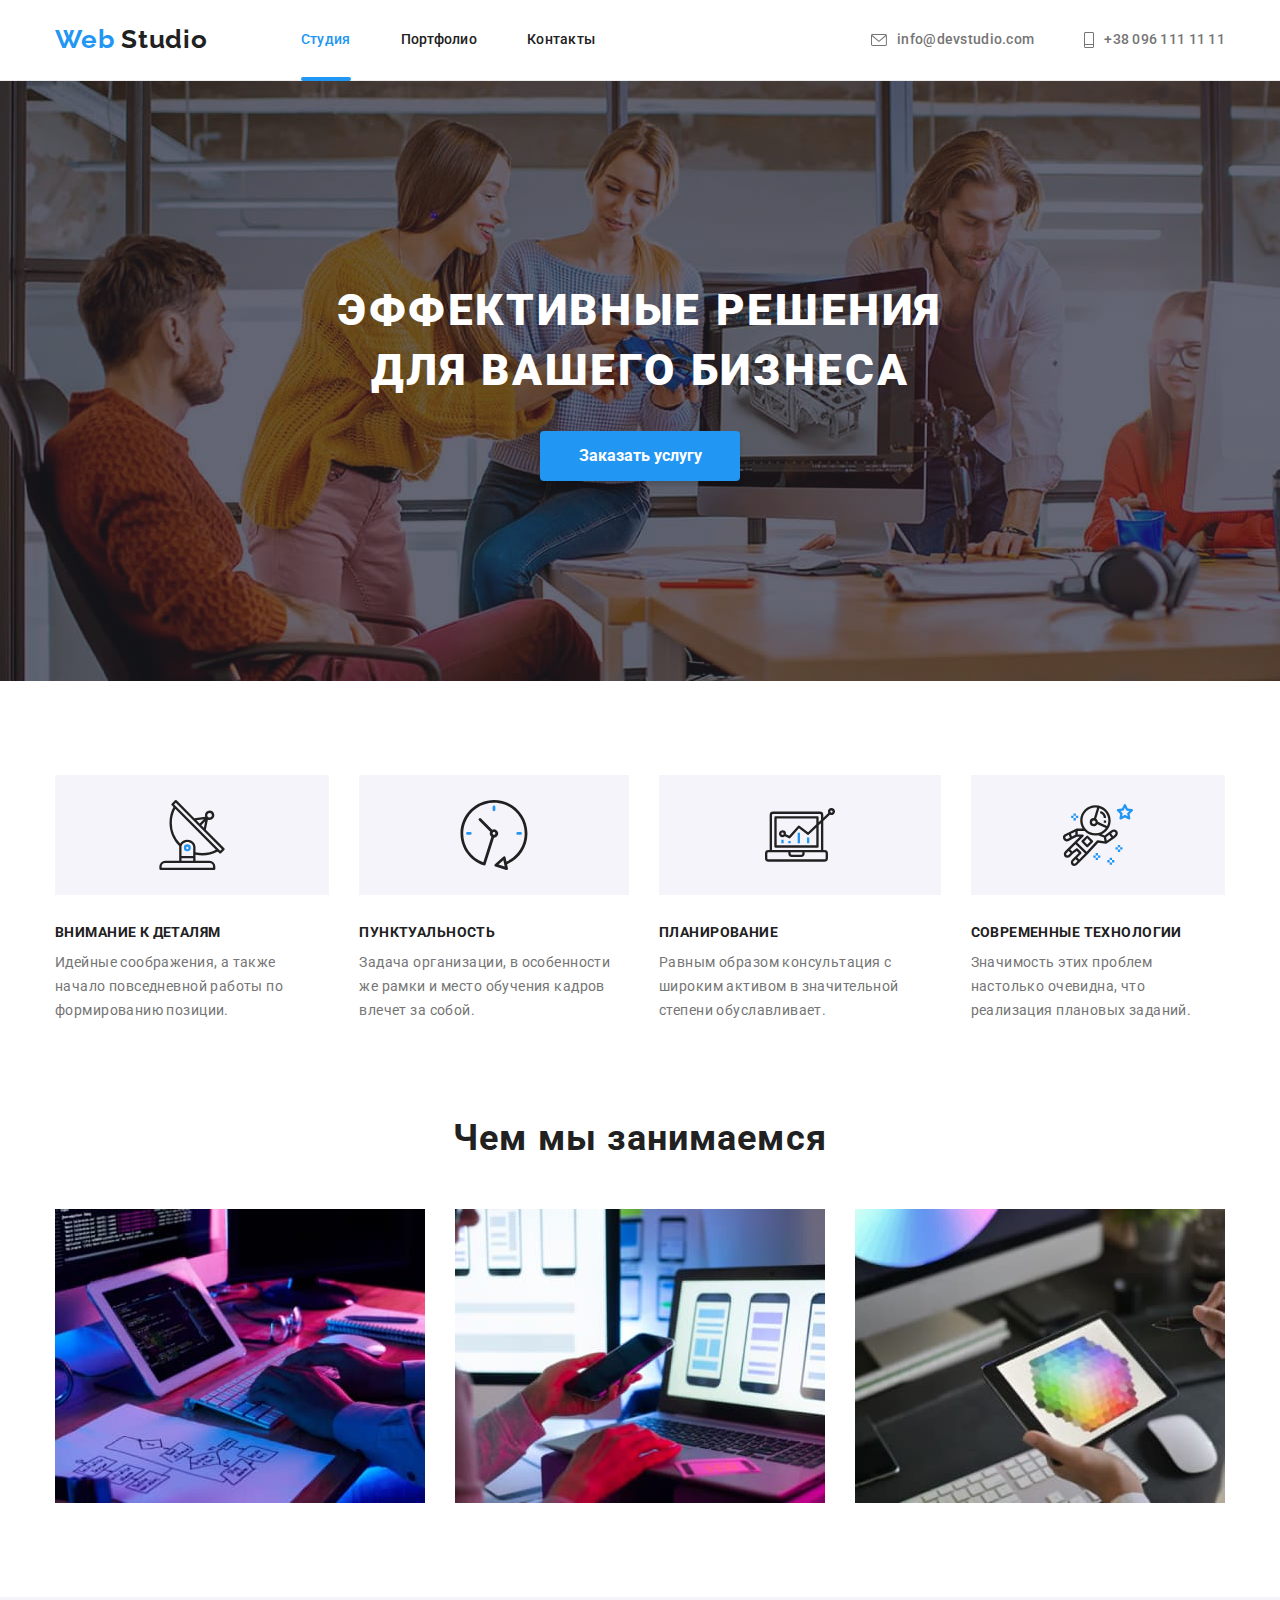
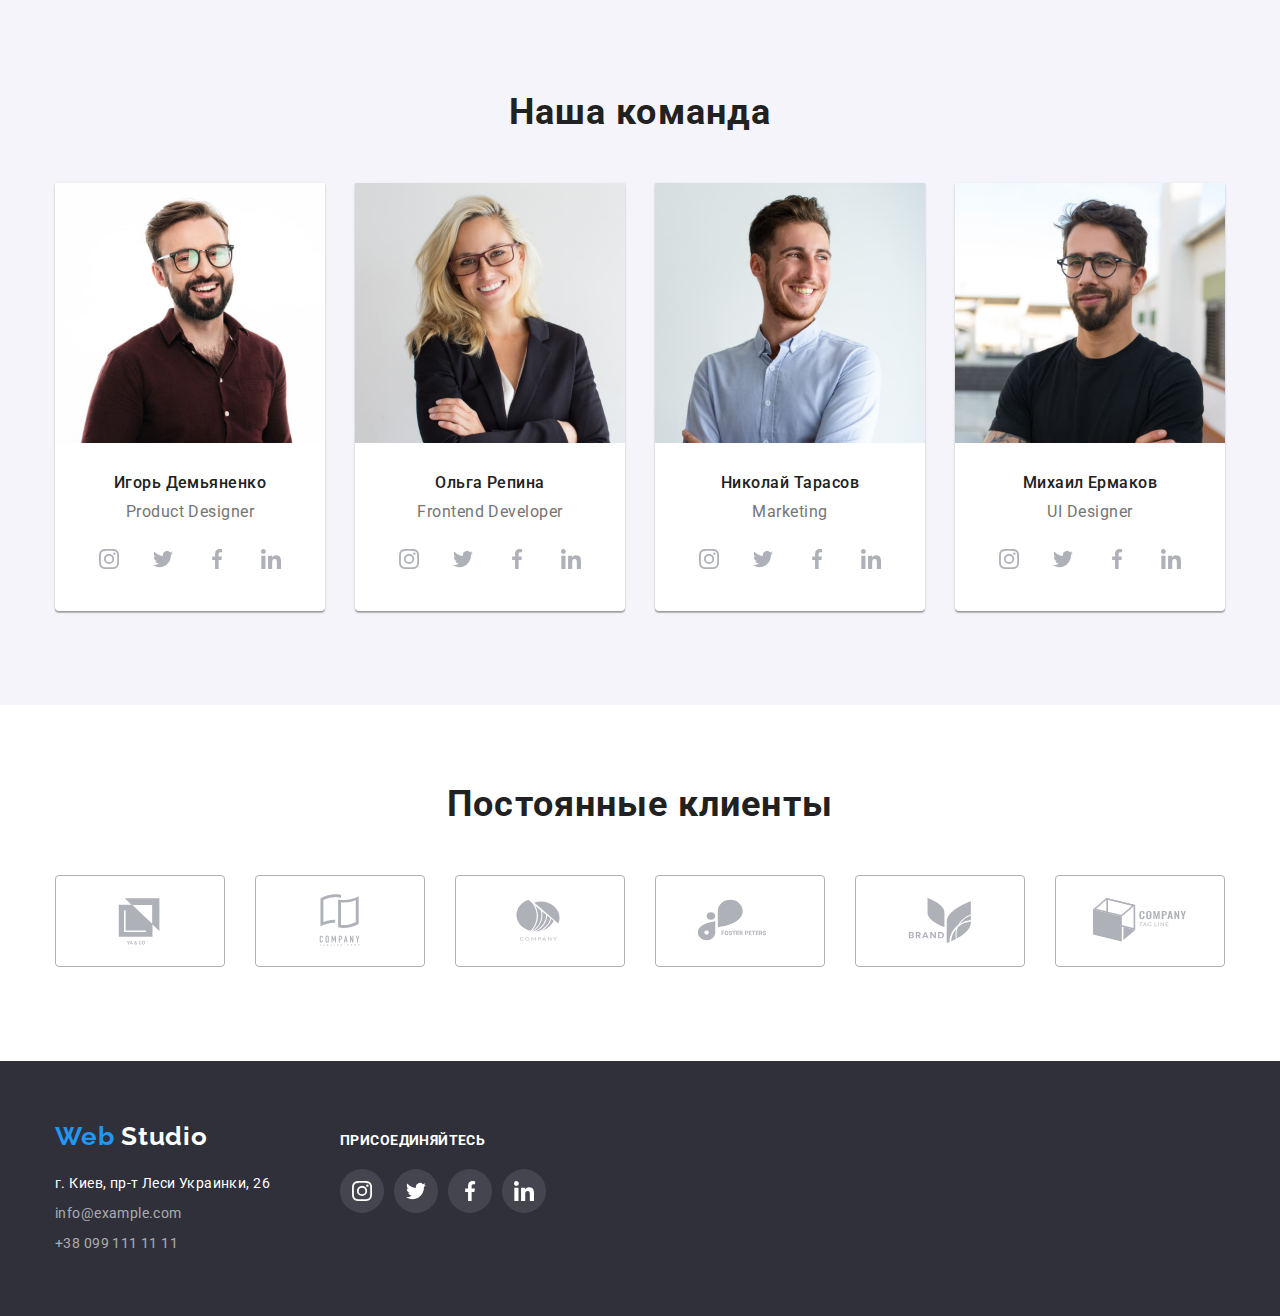
<file: index.html>
<!DOCTYPE html>
<html lang="ru">
  <head>
    <meta charset="UTF-8" />
    <meta http-equiv="X-UA-Compatible" content="IE=edge" />
    <meta name="viewport" content="width=device-width, initial-scale=1.0" />
    <title>Document</title>
    <link
      href="https://fonts.googleapis.com/css2?family=Raleway:wght@700&family=Roboto:wght@400;500;700;900&display=swap"
      rel="stylesheet"
    />
    <link
      rel="stylesheet"
      href="https://cdnjs.cloudflare.com/ajax/libs/modern-normalize/1.1.0/modern-normalize.min.css"
      integrity="sha512-wpPYUAdjBVSE4KJnH1VR1HeZfpl1ub8YT/NKx4PuQ5NmX2tKuGu6U/JRp5y+Y8XG2tV+wKQpNHVUX03MfMFn9Q=="
      crossorigin="anonymous"
      referrerpolicy="no-referrer"
    />
    <link rel="stylesheet" href="./css/styles.css" />
  </head>
  <body>
    <!-- ======Шапка страницы====== -->
    <header class="header">
      <div class="container">
        <nav class="header-nav">
          <a class="logo link" href="./index.html"
            ><span class="accent">Web</span>&nbsp;Studio</a
          >
          <ul class="site-nav font-nav list">
            <li class="item">
              <a class="link-action link" href="./index.html">Студия</a>
            </li>
            <li class="item">
              <a class="link" href="./portfolio.html">Портфолио</a>
            </li>
            <li class="item"><a class="link" href="">Контакты</a></li>
          </ul>
        </nav>

        <ul class="contact-list font-nav list">
          <li class="contact-item">
            <a class="contact-link link" href="mailto:info@devstudio.com">
              <svg class="contact-icon" width="16" height="12">
                <use href="./images/icons.svg#icon-envelope"></use>
              </svg>
              info@devstudio.com</a
            >
          </li>
          <li class="contact-item">
            <a class="contact-link link" href="tel:+380961111111">
              <svg class="contact-icon" width="10" height="16">
                <use href="./images/icons.svg#icon-mobile-phone"></use>
              </svg>
              +38 096 111 11 11</a
            >
          </li>
        </ul>
      </div>
    </header>
    <!-- =====Уникальный контент страницы===== -->
    <main>
      <!--Наш герой-->
      <section class="hero">
        <div class="hero-container container">
          <h1 class="hero-title">
            Эффективные решения<br />
            для вашего бизнеса
          </h1>
          <button class="hero-button button" type="button">
            Заказать услугу
          </button>
        </div>
      </section>
      <!--Преимущества компании-->
      <section class="advant section">
        <div class="container">
          <ul class="list">
            <li class="item">
              <div class="advant-iconbox">
                <svg width="70" height="70">
                  <use href="./images/icons.svg#icon-antenna"></use>
                </svg>
              </div>
              <h3 class="advant-title">Внимание к деталям</h3>
              <p class="advant-text">
                Идейные соображения, а также начало повседневной работы по
                формированию позиции.
              </p>
            </li>

            <li class="item">
              <div class="advant-iconbox">
                <svg width="70" height="70">
                  <use href="./images/icons.svg#icon-clock"></use>
                </svg>
              </div>
              <h3 class="advant-title">Пунктуальность</h3>
              <p class="advant-text">
                Задача организации, в особенности же рамки и место обучения
                кадров влечет за собой.
              </p>
            </li>

            <li class="item">
              <div class="advant-iconbox">
                <svg width="70" height="70">
                  <use href="./images/icons.svg#icon-diagram"></use>
                </svg>
              </div>
              <h3 class="advant-title">Планирование</h3>
              <p class="advant-text">
                Равным образом консультация с широким активом в значительной
                степени обуславливает.
              </p>
            </li>

            <li class="item">
              <div class="advant-iconbox">
                <svg width="70" height="70">
                  <use href="./images/icons.svg#icon-astronaut"></use>
                </svg>
              </div>
              <h3 class="advant-title">Современные технологии</h3>
              <p class="advant-text">
                Значимость этих проблем настолько очевидна, что реализация
                плановых заданий.
              </p>
            </li>
          </ul>
        </div>
      </section>
      <!--Чем мы занимаемся-->
      <section class="directions section">
        <div class="container">
          <h2 class="directions-title">Чем мы занимаемся</h2>
          <ul class="list">
            <li class="item">
              <a class="link" href="">
                <img
                  class="item-img"
                  src="./images/laptop.jpg"
                  alt="laptop"
                  width="370"
                  height="294"
                />
              </a>
            </li>

            <li class="item">
              <a class="link" href="">
                <img
                  class="item-img"
                  src="./images/phone.jpg"
                  alt="phone"
                  width="370"
                  height="294"
                />
              </a>
            </li>

            <li class="item">
              <a class="link" href="">
                <img
                  class="item-img"
                  src="./images/tablet.jpg"
                  alt="tablet"
                  width="370"
                  height="294"
                />
              </a>
            </li>
          </ul>
        </div>
      </section>
      <!--Наша команда-->
      <section class="our-team section">
        <div class="container">
          <h2 class="title">Наша команда</h2>
          <ul class="ourteam-list list">
            <li class="ourteam-item item">
              <img
                class="item-img"
                src="./images/member1.jpg"
                alt="member1"
                width="270"
                height="260"
              />
              <h3 class="name">Игорь Демьяненко</h3>
              <p class="profession">Product Designer</p>
              <!-- Ссылки на социальные сети -->
              <ul class="ourteam-links list">
                <li class="sociallink item">
                  <a href="" class="link">
                    <svg width="20" height="20">
                      <use href="./images/icons.svg#icon-instagram"></use>
                    </svg>
                  </a>
                </li>
                <li class="sociallink item">
                  <a href="" class="link">
                    <svg width="20" height="20">
                      <use href="./images/icons.svg#icon-twitter"></use>
                    </svg>
                  </a>
                </li>
                <li class="sociallink item">
                  <a href="" class="link">
                    <svg width="20" height="20">
                      <use href="./images/icons.svg#icon-facebook"></use>
                    </svg>
                  </a>
                </li>
                <li class="sociallink item">
                  <a href="" class="link">
                    <svg width="20" height="20">
                      <use href="./images/icons.svg#icon-linkedin"></use>
                    </svg>
                  </a>
                </li>
              </ul>
            </li>

            <li class="ourteam-item item">
              <img
                class="item-img"
                src="./images/member2.jpg"
                alt="member2"
                width="270"
                height="260"
              />
              <h3 class="name">Ольга Репина</h3>
              <p class="profession">Frontend Developer</p>
              <!-- Ссылки на социальные сети -->
              <ul class="ourteam-links list">
                <li class="sociallink item">
                  <a href="" class="link">
                    <svg width="20" height="20">
                      <use href="./images/icons.svg#icon-instagram"></use>
                    </svg>
                  </a>
                </li>
                <li class="sociallink item">
                  <a href="" class="link">
                    <svg width="20" height="20">
                      <use href="./images/icons.svg#icon-twitter"></use>
                    </svg>
                  </a>
                </li>
                <li class="sociallink item">
                  <a href="" class="link">
                    <svg width="20" height="20">
                      <use href="./images/icons.svg#icon-facebook"></use>
                    </svg>
                  </a>
                </li>
                <li class="sociallink item">
                  <a href="" class="link">
                    <svg width="20" height="20">
                      <use href="./images/icons.svg#icon-linkedin"></use>
                    </svg>
                  </a>
                </li>
              </ul>
            </li>

            <li class="ourteam-item item">
              <img
                class="item-img"
                src="./images/member3.jpg"
                alt="member3"
                width="270"
                height="260"
              />
              <h3 class="name">Николай Тарасов</h3>
              <p class="profession">Marketing</p>
              <!-- Ссылки на социальные сети -->
              <ul class="ourteam-links list">
                <li class="sociallink item">
                  <a href="" class="link">
                    <svg width="20" height="20">
                      <use href="./images/icons.svg#icon-instagram"></use>
                    </svg>
                  </a>
                </li>
                <li class="sociallink item">
                  <a href="" class="link">
                    <svg width="20" height="20">
                      <use href="./images/icons.svg#icon-twitter"></use>
                    </svg>
                  </a>
                </li>
                <li class="sociallink item">
                  <a href="" class="link">
                    <svg width="20" height="20">
                      <use href="./images/icons.svg#icon-facebook"></use>
                    </svg>
                  </a>
                </li>
                <li class="sociallink item">
                  <a href="" class="link">
                    <svg width="20" height="20">
                      <use href="./images/icons.svg#icon-linkedin"></use>
                    </svg>
                  </a>
                </li>
              </ul>
            </li>

            <li class="ourteam-item item">
              <img
                class="item-img"
                src="./images/member4.jpg"
                alt="member4"
                width="270"
                height="260"
              />
              <h3 class="name">Михаил Ермаков</h3>
              <p class="profession">UI Designer</p>
              <!-- Ссылки на социальные сети -->
              <ul class="ourteam-links list">
                <li class="sociallink item">
                  <a href="" class="link">
                    <svg width="20" height="20">
                      <use href="./images/icons.svg#icon-instagram"></use>
                    </svg>
                  </a>
                </li>
                <li class="sociallink item">
                  <a href="" class="link">
                    <svg width="20" height="20">
                      <use href="./images/icons.svg#icon-twitter"></use>
                    </svg>
                  </a>
                </li>
                <li class="sociallink item">
                  <a href="" class="link">
                    <svg width="20" height="20">
                      <use href="./images/icons.svg#icon-facebook"></use>
                    </svg>
                  </a>
                </li>
                <li class="sociallink item">
                  <a href="" class="link">
                    <svg width="20" height="20">
                      <use href="./images/icons.svg#icon-linkedin"></use>
                    </svg>
                  </a>
                </li>
              </ul>
            </li>
          </ul>
        </div>
      </section>
      <!--Постоянные клиенты-->
      <section class="reg-custom section">
        <div class="container">
          <h2 class="regcustom-title">Постоянные клиенты</h2>
          <ul class="regcustom-list list">
            <li class="regcustom-item">
              <a href="" class="regcustom-link">
                <svg width="106" height="60">
                  <use href="./images/icons.svg#icon-logo-yaco"></use>
                </svg>
              </a>
            </li>
            <li class="regcustom-item">
              <a href="" class="regcustom-link">
                <svg width="106" height="60">
                  <use href="./images/icons.svg#icon-logo-company1"></use>
                </svg>
              </a>
            </li>
            <li class="regcustom-item">
              <a href="" class="regcustom-link">
                <svg width="106" height="60">
                  <use href="./images/icons.svg#icon-logo-company2"></use>
                </svg>
              </a>
            </li>
            <li class="regcustom-item">
              <a href="" class="regcustom-link">
                <svg width="106" height="60">
                  <use href="./images/icons.svg#icon-logo-foster-peters"></use>
                </svg>
              </a>
            </li>
            <li class="regcustom-item">
              <a href="" class="regcustom-link">
                <svg width="106" height="60">
                  <use href="./images/icons.svg#icon-logo-brand"></use>
                </svg>
              </a>
            </li>
            <li class="regcustom-item">
              <a href="" class="regcustom-link">
                <svg width="106" height="60">
                  <use href="./images/icons.svg#icon-logo-company3"></use>
                </svg>
              </a>
            </li>
          </ul>
        </div>
      </section>
    </main>
    <!-- =======Подвал страницы======= -->
    <footer class="footer">
      <div class="container">
        <div class="address-box">
          <a class="logo link" href="./index.html"
            ><span class="accent">Web</span>&nbsp;Studio</a
          >
          <address class="city-street">г. Киев, пр-т Леси Украинки, 26</address>
          <address class="footer-contacts">
            <a class="footer-mail link" href="mailto:info@example.com"
              >info@example.com</a
            ><br />
            <a class="footer-tel link" href="tel:+380991111111"
              >+38 099 111 11 11</a
            >
          </address>
        </div>
        <div class="joinus">
          <h2 class="joinus-title" title="join-us">присоединяйтесь</h2>
          <ul class="list">
            <li class="item">
              <a class="link-instagram link" href="" aria-label="instagram">
                <svg class="icon-instagram" width="20" height="20">
                  <use href="./images/icons.svg#icon-instagram"></use>
                </svg>
              </a>
            </li>

            <li class="item">
              <a class="link-twitter link" href="" aria-label="twitter">
                <svg class="icon-instagram" width="20" height="20">
                  <use href="./images/icons.svg#icon-twitter"></use>
                </svg>
              </a>
            </li>

            <li class="item">
              <a class="link-facebook link" href="" aria-label="facebook">
                <svg class="icon-instagram" width="20" height="20">
                  <use href="./images/icons.svg#icon-facebook"></use>
                </svg>
              </a>
            </li>

            <li class="item">
              <a class="link-linkedin link" href="" aria-label="linkedin">
                <svg class="icon-instagram" width="20" height="20">
                  <use href="./images/icons.svg#icon-linkedin"></use>
                </svg>
              </a>
            </li>
          </ul>
        </div>
      </div>
    </footer>
  </body>
</html>
</file>
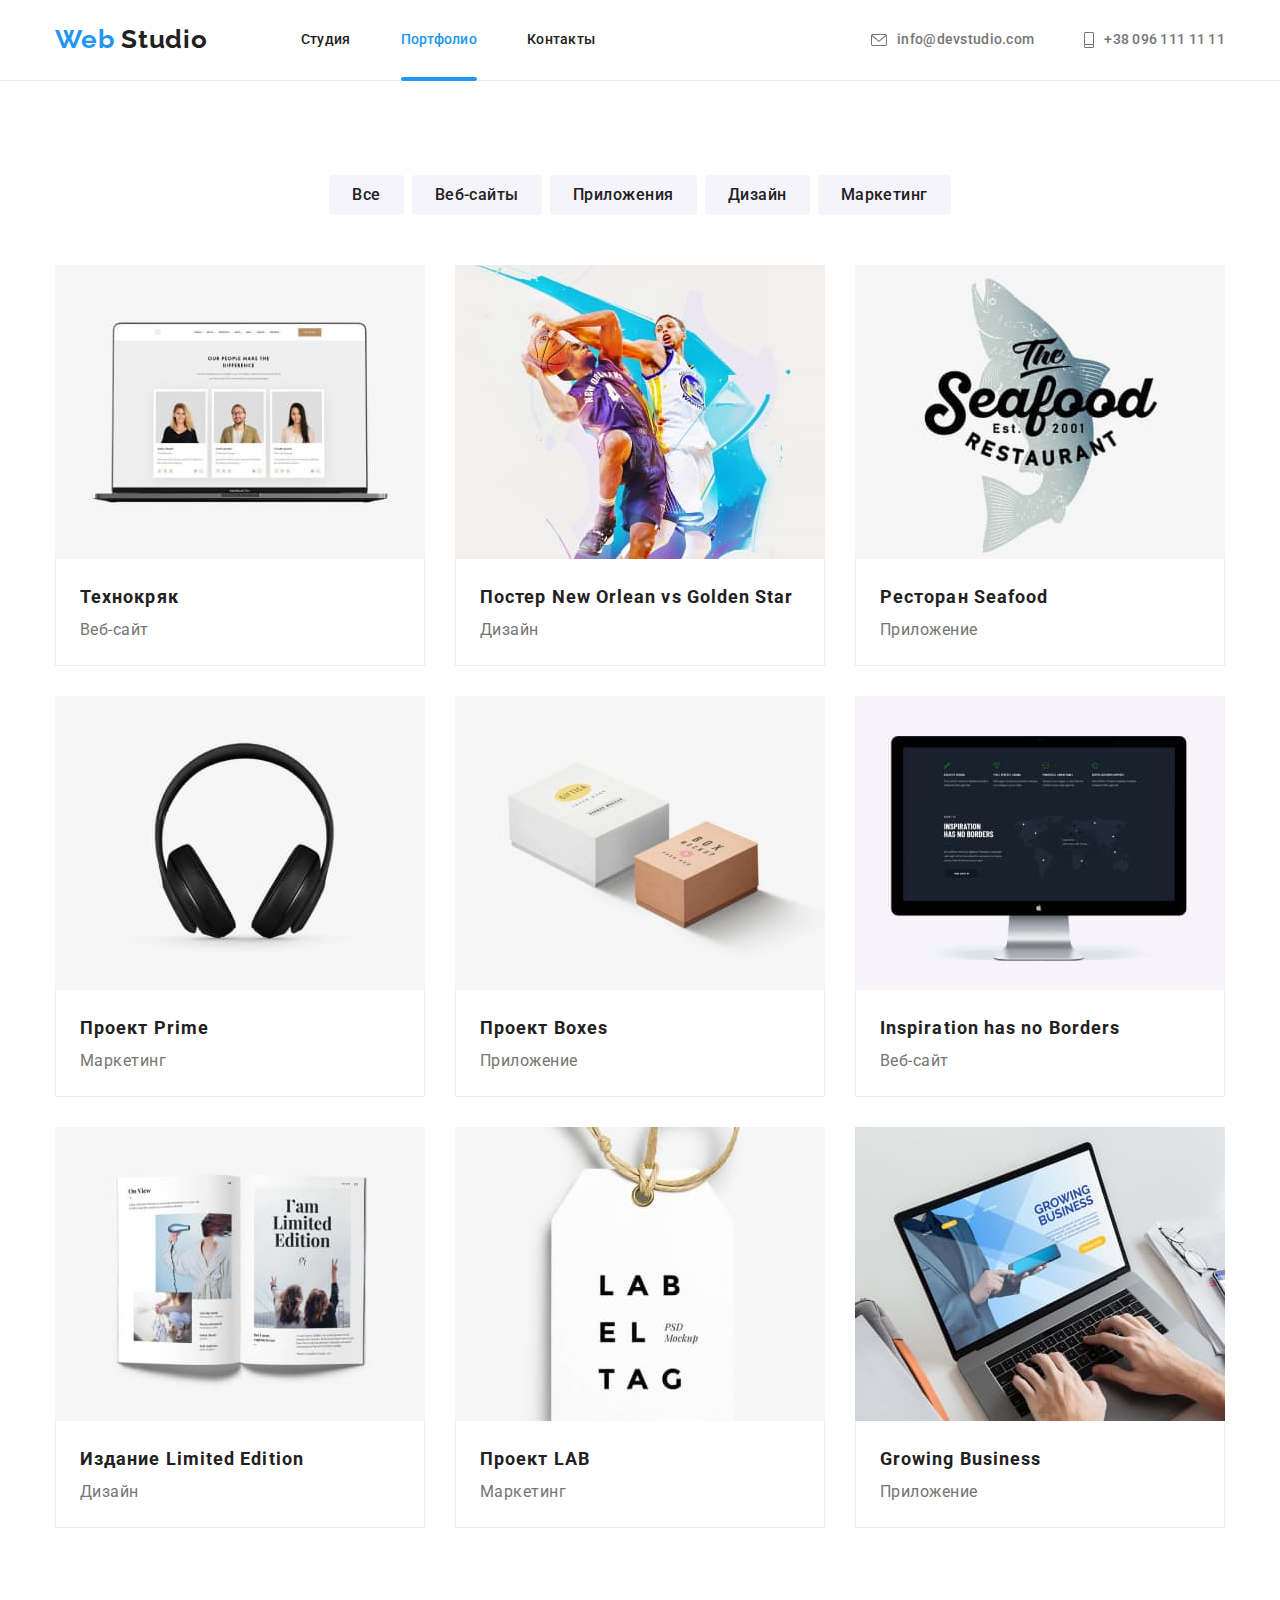
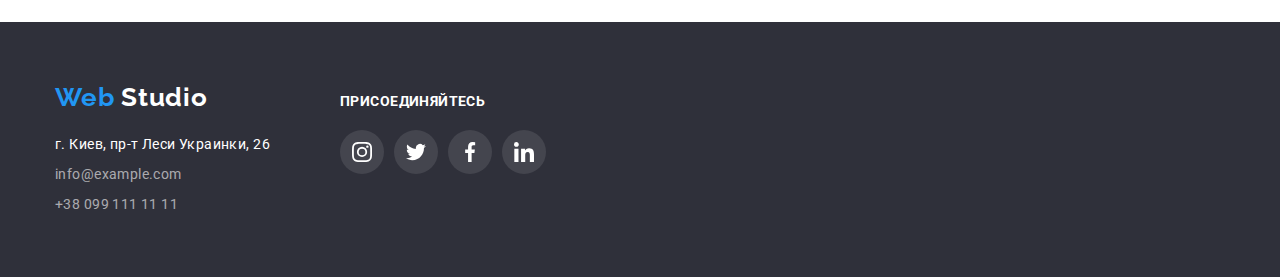
<file: portfolio.html>
<!DOCTYPE html>
<html lang="ru">
  <head>
    <meta charset="UTF-8" />
    <meta http-equiv="X-UA-Compatible" content="IE=edge" />
    <meta name="viewport" content="width=device-width, initial-scale=1.0" />
    <title>Document</title>
    <link
      href="https://fonts.googleapis.com/css2?family=Raleway:wght@700&family=Roboto:wght@400;500;700;900&display=swap"
      rel="stylesheet"
    />
    <link
      rel="stylesheet"
      href="https://cdnjs.cloudflare.com/ajax/libs/modern-normalize/1.1.0/modern-normalize.min.css"
      integrity="sha512-wpPYUAdjBVSE4KJnH1VR1HeZfpl1ub8YT/NKx4PuQ5NmX2tKuGu6U/JRp5y+Y8XG2tV+wKQpNHVUX03MfMFn9Q=="
      crossorigin="anonymous"
      referrerpolicy="no-referrer"
    />
    <link rel="stylesheet" href="./css/styles.css" />
  </head>
  <body>
    <!-- ======Шапка страницы====== -->
    <header class="header">
      <div class="container">
        <nav class="header-nav">
          <a class="logo link" href="./index.html"
            ><span class="accent">Web</span>&nbsp;Studio</a
          >
          <ul class="site-nav font-nav list">
            <li class="item">
              <a class="link" href="./index.html">Студия</a>
            </li>
            <li class="item">
              <a class="link-action link" href="./portfolio.html">Портфолио</a>
            </li>
            <li class="item"><a class="link" href="">Контакты</a></li>
          </ul>
        </nav>

        <ul class="contact-list font-nav list">
          <li class="contact-item">
            <a class="contact-link link" href="mailto:info@devstudio.com">
              <svg class="contact-icon" width="16" height="12">
                <use href="./images/icons.svg#icon-envelope"></use>
              </svg>
              info@devstudio.com</a
            >
          </li>
          <li class="contact-item">
            <a class="contact-link link" href="tel:+380961111111">
              <svg class="contact-icon" width="10" height="16">
                <use href="./images/icons.svg#icon-mobile-phone"></use>
              </svg>
              +38 096 111 11 11</a
            >
          </li>
        </ul>
      </div>
    </header>
    <!-- =====Уникальный контент страницы===== -->
    <main>
      <!--Продукты компании и их навигация-->
      <section class="products section">
        <div class="container">
          <h1 class="products-title" title="products"></h1>
          <ul class="nav-list list">
            <li class="nav-item">
              <button class="button" type="button">Все</button>
            </li>
            <li class="nav-item">
              <button class="button" type="button">Веб-сайты</button>
            </li>
            <li class="nav-item">
              <button class="button" type="button">Приложения</button>
            </li>
            <li class="nav-item">
              <button class="button" type="button">Дизайн</button>
            </li>
            <li class="nav-item">
              <button class="button" type="button">Маркетинг</button>
            </li>
          </ul>
          <ul class="products-list list">
            <li class="products-item">
              <ul class="list">
                <li class="item-content">
                  <img
                    class="item-img"
                    src="./images/web-site1.jpg"
                    alt="web-site1"
                    width="370"
                    height="294"
                  />
                  <div class="img-description">
                    <h2 class="title">Технокряк</h2>
                    <p class="text">Веб-сайт</p>
                  </div>
                </li>
              </ul>
            </li>
            <li class="products-item">
              <ul class="list">
                <li class="item-content">
                  <img
                    class="item-img"
                    src="./images/design1.jpg"
                    alt="design1"
                    width="370"
                    height="294"
                  />
                  <div class="img-description">
                    <h2 class="title">Постер New Orlean vs Golden Star</h2>
                    <p class="text">Дизайн</p>
                  </div>
                </li>
              </ul>
            </li>
            <li class="products-item">
              <ul class="list">
                <li class="item-content">
                  <img
                    class="item-img"
                    src="./images/app1.jpg"
                    alt="app1"
                    width="370"
                    height="294"
                  />
                  <div class="img-description">
                    <h2 class="title">Ресторан Seafood</h2>
                    <p class="text">Приложение</p>
                  </div>
                </li>
              </ul>
            </li>
            <li class="products-item">
              <ul class="list">
                <li class="item-content">
                  <img
                    class="item-img"
                    src="./images/marketing1.jpg"
                    alt="marketing1"
                    width="370"
                    height="294"
                  />
                  <div class="img-description">
                    <h2 class="title">Проект Prime</h2>
                    <p class="text">Маркетинг</p>
                  </div>
                </li>
              </ul>
            </li>
            <li class="products-item">
              <ul class="list">
                <li class="item-content">
                  <img
                    class="item-img"
                    src="./images/app2.jpg"
                    alt="app2"
                    width="370"
                    height="294"
                  />
                  <div class="img-description">
                    <h2 class="title">Проект Boxes</h2>
                    <p class="text">Приложение</p>
                  </div>
                </li>
              </ul>
            </li>
            <li class="products-item">
              <ul class="list">
                <li class="item-content">
                  <img
                    class="item-img"
                    src="./images/web-site2.jpg"
                    alt="web-site2"
                    width="370"
                    height="294"
                  />
                  <div class="img-description">
                    <h2 class="title">Inspiration has no Borders</h2>
                    <p class="text">Веб-сайт</p>
                  </div>
                </li>
              </ul>
            </li>
            <li class="products-item">
              <ul class="list">
                <li class="item-content">
                  <img
                    class="item-img"
                    src="./images/design2.jpg"
                    alt="design2"
                    width="370"
                    height="294"
                  />
                  <div class="img-description">
                    <h2 class="title">Издание Limited Edition</h2>
                    <p class="text">Дизайн</p>
                  </div>
                </li>
              </ul>
            </li>
            <li class="products-item">
              <ul class="list">
                <li class="item-content">
                  <img
                    class="item-img"
                    src="./images/marketing2.jpg"
                    alt="marketing2"
                    width="370"
                    height="294"
                  />
                  <div class="img-description">
                    <h2 class="title">Проект LAB</h2>
                    <p class="text">Маркетинг</p>
                  </div>
                </li>
              </ul>
            </li>
            <li class="products-item">
              <ul class="list">
                <li class="item-content">
                  <img
                    class="item-img"
                    src="./images/app3.jpg"
                    alt="app3"
                    width="370"
                    height="294"
                  />
                  <div class="img-description">
                    <h2 class="title">Growing Business</h2>
                    <p class="text">Приложение</p>
                  </div>
                </li>
              </ul>
            </li>
          </ul>
        </div>
      </section>
    </main>
    <!-- =======Подвал страницы======= -->
    <footer class="footer">
      <div class="container">
        <div class="address-box">
          <a class="logo link" href="./index.html"
            ><span class="accent">Web</span>&nbsp;Studio</a
          >
          <address class="city-street">г. Киев, пр-т Леси Украинки, 26</address>
          <address class="footer-contacts">
            <a class="footer-mail link" href="mailto:info@example.com"
              >info@example.com</a
            ><br />
            <a class="footer-tel link" href="tel:+380991111111"
              >+38 099 111 11 11</a
            >
          </address>
        </div>
        <div class="joinus">
          <h2 class="joinus-title" title="join-us">присоединяйтесь</h2>
          <ul class="list">
            <li class="item">
              <a class="link-instagram link" href="" aria-label="instagram">
                <svg class="icon-instagram" width="20" height="20">
                  <use href="./images/icons.svg#icon-instagram"></use>
                </svg>
              </a>
            </li>

            <li class="item">
              <a class="link-twitter link" href="" aria-label="twitter">
                <svg class="icon-instagram" width="20" height="20">
                  <use href="./images/icons.svg#icon-twitter"></use>
                </svg>
              </a>
            </li>

            <li class="item">
              <a class="link-facebook link" href="" aria-label="facebook">
                <svg class="icon-instagram" width="20" height="20">
                  <use href="./images/icons.svg#icon-facebook"></use>
                </svg>
              </a>
            </li>

            <li class="item">
              <a class="link-linkedin link" href="" aria-label="linkedin">
                <svg class="icon-instagram" width="20" height="20">
                  <use href="./images/icons.svg#icon-linkedin"></use>
                </svg>
              </a>
            </li>
          </ul>
        </div>
      </div>
    </footer>
  </body>
</html>
</file>
<file: css/styles.css>
html {
  box-sizing: border-box;
}

*,
*::before,
*::after {
  box-sizing: inherit;
}

:root {
  --primary-text-color: #212121;
  --secondary-text-color: #757575;
  --accent-color: #2196f3;
  --primery-white-color: #fff;
  --primery-black-color: #2f303a;
  --secondary-bgc: #f5f4fa;
  --icon-bgc: #afb1b8;
  --our-timing-effect: cubic-bezier(0.4, 0, 0.2, 1);
}

body {
  margin: 0;
  font-family: roboto, sans-serif;
  color: var(--primary-text-color);
  background-color: var(--primery-white-color);
}

/* Секция */
.section {
  padding-top: 94px;
  padding-bottom: 94px;
}

/* Контейнер */
.container {
  margin-right: auto;
  margin-left: auto;
  padding-right: 15px;
  padding-left: 15px;
  width: 1200px;
}

/* Общие стили для кнопок */
.button {
  margin: 0;
  padding: 0;
  border: 1px solid transparent;
}

/* Убираем стили у списков и ссылок */
.list {
  padding: 0;
  margin: 0;
  list-style: none;
}

.link {
  text-decoration: none;
}

/* Одинаковые стили для нашего логотипа */
.logo {
  font-family: raleway, sans-serif;
  font-weight: 700;
  font-size: 26px;
  line-height: 1.2;
  letter-spacing: 0.03em;
}

/* одинаковые стили для текста в шапке */
.font-nav {
  font-weight: 500;
  font-size: 14px;
  line-height: 1.14;
  letter-spacing: 0.02em;
}

/* Убираем лишнее 4рх у картинок */
.item-img {
  display: block;
}

/* Одинаковые стили для акцентов */
.accent {
  color: var(--accent-color);
}

/* ==================Стили для страницы Студия================== */
/* ================Шапка страницы============== */
.header {
  background-color: var(--primery-white-color);
  border-bottom: 1px solid #ececec;
}

.header .container {
  display: flex;
  align-items: center;
}

.header-nav {
  display: flex;
  align-items: center;
}

/* logo */
.header .logo {
  margin-right: 93px;
  color: var(--primary-text-color);
}

/* Главная навигация */
.header .site-nav {
  display: flex;
}

.site-nav > .item {
  position: relative;
}

.site-nav .item:not(:last-child) {
  margin-right: 50px;
}

.site-nav .link {
  display: block;
  padding-top: 32px;
  padding-bottom: 32px;
  color: var(--primary-text-color);

  transition: color 200ms var(--our-timing-effect);
}

.site-nav .link:hover,
.site-nav .link:focus {
  color: var(--accent-color);
}

.site-nav .link-action {
  color: var(--accent-color);
}

.site-nav .link-action::after {
  content: "";
  position: absolute;
  bottom: -1px;
  display: block;
  width: 100%;
  height: 4px;

  border-radius: 2px;
  background-color: var(--accent-color);
}

/* Наши контакты */
.header .site-contact {
  display: flex;
  margin-left: auto;
}

.contact-list {
  display: flex;
  margin-left: auto;
  color: var(--secondary-text-color);
  fill: var(--secondary-text-color);
}

.contact-item {
  display: flex;
  align-items: center;
}

.contact-item:not(:last-child) {
  margin-right: 50px;
}

.contact-link {
  display: flex;
  align-items: center;
  color: var(--secondary-text-color);

  transition: color 250ms var(--our-timing-effect),
    fill 250ms var(--our-timing-effect);
}

.contact-link:hover,
.contact-link:focus {
  color: var(--accent-color);
  fill: var(--accent-color);
}

.contact-icon {
  margin-right: 10px;
}

/* ============Уникальный контент стрыницы=========== */
/* ====Наш герой ==== */
.hero {
  padding-top: 200px;
  padding-bottom: 200px;
  margin-left: auto;
  margin-right: auto;
  height: 600px;
  max-width: 1600px;

  background-image: linear-gradient(
      to right,
      rgba(47, 48, 58, 0.4),
      rgba(47, 48, 58, 0.4)
    ),
    url(../images/hero-bg.jpg);
  background-color: #c4c4c4;
}

.hero-container {
  text-align: center;
}

.hero-title {
  margin: 0 0 30px;
  font-weight: 900;
  font-size: 44px;
  line-height: 1.36;
  letter-spacing: 0.06em;
  text-transform: uppercase;
  color: var(--primery-white-color);
}

.hero-button {
  min-width: 200px;
  height: 50px;

  font-family: roboto, sans-serif;
  font-weight: 700;
  font-size: 16px;
  line-height: 1.75;
  color: var(--primery-white-color);

  background-color: var(--accent-color);
  box-shadow: 0 4px 4px rgba(0, 0, 0, 0.15);
  border-radius: 4px;

  cursor: pointer;
}

/* ==== Преимущества компании ==== */
.advant .list {
  display: flex;
}

.advant .item {
  width: calc((100%-3 * 30) / 4);
}

.advant .item:not(:last-child) {
  margin-right: 30px;
}

.advant-iconbox {
  display: flex;
  align-items: center;
  justify-content: center;
  margin-bottom: 30px;
  height: 120px;
  background-color: var(--secondary-bgc);
}

.advant-title {
  margin-top: 0;
  margin-bottom: 10px;

  font-weight: 700;
  font-size: 14px;
  line-height: 1.14;
  letter-spacing: 0.03em;
  text-transform: uppercase;
}

.advant-text {
  margin: 0;

  font-size: 14px;
  line-height: 1.71;
  letter-spacing: 0.03em;
  color: var(--secondary-text-color);
}

/* =====Чем мы занимаемся ==== */
.directions.section {
  padding-top: 0;
}

.directions-title {
  margin-top: 0;
  margin-bottom: 50px;

  font-weight: 700;
  font-size: 36px;
  line-height: 1.17;
  letter-spacing: 0.03em;
  text-align: center;
}

.directions .list {
  display: flex;
  justify-content: center;
}

.directions .item:not(:last-child) {
  margin-right: 30px;
}

/* ===== Наша команда==== */
.our-team {
  background-color: var(--secondary-bgc);
}

.our-team .title {
  margin-top: 0;
  margin-bottom: 50px;

  font-weight: 700;
  font-size: 36px;
  line-height: 1.17;
  letter-spacing: 0.03em;
  text-align: center;
}

.ourteam-list {
  display: flex;
  justify-content: center;
}

.ourteam-item {
  padding-bottom: 30px;
  width: 270px;

  text-align: center;

  background-color: var(--primery-white-color);
  box-shadow: 0px 1px 3px rgba(0, 0, 0, 0.12), 0px 1px 1px rgba(0, 0, 0, 0.14),
    0px 2px 1px rgba(0, 0, 0, 0.2);
  border-radius: 0 0 4px 4px;
}

.ourteam-item:not(:last-child) {
  margin-right: 30px;
}

.ourteam-item .item-img {
  margin-bottom: 30px;
}

.ourteam-item .name {
  margin-top: 0;
  margin-bottom: 10px;

  font-weight: 500;
  font-size: 16px;
  line-height: 1.19;
  letter-spacing: 0.03em;
}

.ourteam-item .profession {
  margin: 0 0 16px;

  font-size: 16px;
  line-height: 1.19;
  letter-spacing: 0.03em;
  color: var(--secondary-text-color);
}

.ourteam-item .ourteam-links {
  display: flex;
  justify-content: center;
}

.ourteam-links > .sociallink:not(:nth-child(4n)) {
  margin-right: 10px;
}

.ourteam-links .link {
  display: flex;
  align-items: center;
  justify-content: center;
  width: 44px;
  height: 44px;

  fill: var(--icon-bgc);
  border-radius: 50%;

  transition: fill 250ms var(--our-timing-effect),
    background-color 250ms var(--our-timing-effect);
}

.ourteam-links .link:hover,
.ourteam-links .link:focus {
  fill: var(--primery-white-color);
  background-color: var(--accent-color);
}

/* ====Постоянные клиенты==== */
.reg-custom {
  padding-top: 78px;
}
.regcustom-title {
  margin-top: 0;
  margin-bottom: 50px;

  font-weight: 700;
  font-size: 36px;
  line-height: 1.17;
  letter-spacing: 0.03em;
  text-align: center;
}

.regcustom-list {
  display: flex;
  justify-content: center;
}

.regcustom-item:not(:nth-child(6n)) {
  margin-right: 30px;
}

.regcustom-link {
  display: flex;
  justify-content: center;
  align-items: center;
  width: 170px;
  height: 92px;
  fill: var(--icon-bgc);
  border: 1px solid var(--icon-bgc);
  border-radius: 4px;

  transition: fill 250ms var(--our-timing-effect),
    border 250ms var(--our-timing-effect);
}

.regcustom-link:hover,
.regcustom-link:focus {
  fill: var(--accent-color);
  border: 1px solid var(--accent-color);
}

/* ================Подвал страницы================ */
.footer {
  padding-top: 60px;
  padding-bottom: 60px;

  background-color: var(--primery-black-color);
}

.footer .container {
  display: flex;
}

.address-box {
  margin-right: 70px;
}

/* logo */
.footer .logo {
  display: inline-block;
  margin-bottom: 20px;

  color: var(--primery-white-color);
}

/* Адрес города и улицы */
.city-street {
  margin-bottom: 6px;

  font-style: normal;
  font-size: 14px;
  line-height: 1.7;
  letter-spacing: 0.03em;
  color: var(--primery-white-color);
}

.footer-contacts {
  margin: 0;
}

/* Наши контакты в подвале страницы */
.footer-contacts .link {
  display: inline-block;

  font-style: normal;
  font-size: 14px;
  line-height: 1.7;
  letter-spacing: 0.03em;
  color: rgba(255, 255, 255, 0.6);

  transition: color 250ms var(--our-timing-effect);
}

.footer-contacts .link:hover,
.footer-contacts .link:focus {
  color: var(--accent-color);
}

.footer-mail {
  margin-bottom: 6px;
}

/* Присоединяйтесь */
.joinus {
  max-width: 206px;
  margin-top: 12px;
}

.joinus-title {
  margin: 0 0 20px;
  font-weight: 700;
  font-size: 14px;
  line-height: 1.14;
  letter-spacing: 0.03em;
  text-transform: uppercase;
  color: var(--primery-white-color);
}

.joinus > .list {
  display: flex;
  flex-wrap: wrap;
}

.joinus .item:not(:nth-child(4n + 4)) {
  margin-right: 10px;
}

.joinus .item:not(:nth-child(-n + 4)) {
  margin-top: 10px;
}

.joinus .link {
  display: flex;
  align-items: center;
  justify-content: center;
  width: 44px;
  height: 44px;

  fill: var(--primery-white-color);
  background-color: rgba(255, 255, 255, 0.1);
  border-radius: 50%;

  transition: background-color 250ms var(--our-timing-effect);
}

.joinus .link:hover,
.joinus .link:focus {
  background-color: var(--accent-color);
}

/* ===================Стили для страницы Портфолио=============== */
/* Навигация продуктов */
.products-title {
  margin: 0;
}

.nav-list {
  display: flex;
  justify-content: center;
  margin-bottom: 50px;
}

.products .nav-item:not(:last-child) {
  margin-right: 8px;
}

.nav-item .button {
  padding: 6px 22px;

  font-family: roboto, sans-serif;
  font-weight: 500;
  font-size: 16px;
  line-height: 1.63;
  letter-spacing: 0.03em;
  color: var(--primary-text-color);

  background-color: #f5f4fa;
  border-radius: 4px;

  transition: background-color 250ms var(--our-timing-effect),
    color 250ms var(--our-timing-effect);

  cursor: pointer;
}

.nav-item .button:hover,
.nav-item .button:focus {
  color: var(--primery-white-color);

  background-color: var(--accent-color);
  box-shadow: 0px 3px 1px rgba(0, 0, 0, 0.1), 0px 1px 2px rgba(0, 0, 0, 0.08),
    0px 2px 2px rgba(0, 0, 0, 0.12);
}

/* Продукты компании */
.products-list {
  display: flex;
  flex-wrap: wrap;
  margin-left: -30px;
  margin-top: -30px;
}

.products-item {
  flex-basis: calc(100% / 3 - 30px);
  max-width: 100%;
  margin-left: 30px;
  margin-top: 30px;
}

.item-content:hover {
  box-shadow: 0px 1px 1px rgba(0, 0, 0, 0.12), 0px 4px 4px rgba(0, 0, 0, 0.06),
    1px 4px 6px rgba(0, 0, 0, 0.16);
}

.img-description {
  padding: 20px 24px;

  border-right: 1px solid #eee;
  border-bottom: 1px solid #eee;
  border-left: 1px solid #eee;
}

.img-description .title {
  margin: 0;

  font-weight: 700;
  font-size: 18px;
  line-height: 2;
  letter-spacing: 0.06em;
}

.img-description .text {
  margin: 0;

  font-size: 16px;
  line-height: 1.88;
  letter-spacing: 0.03em;
  color: var(--secondary-text-color);
}
</file>
